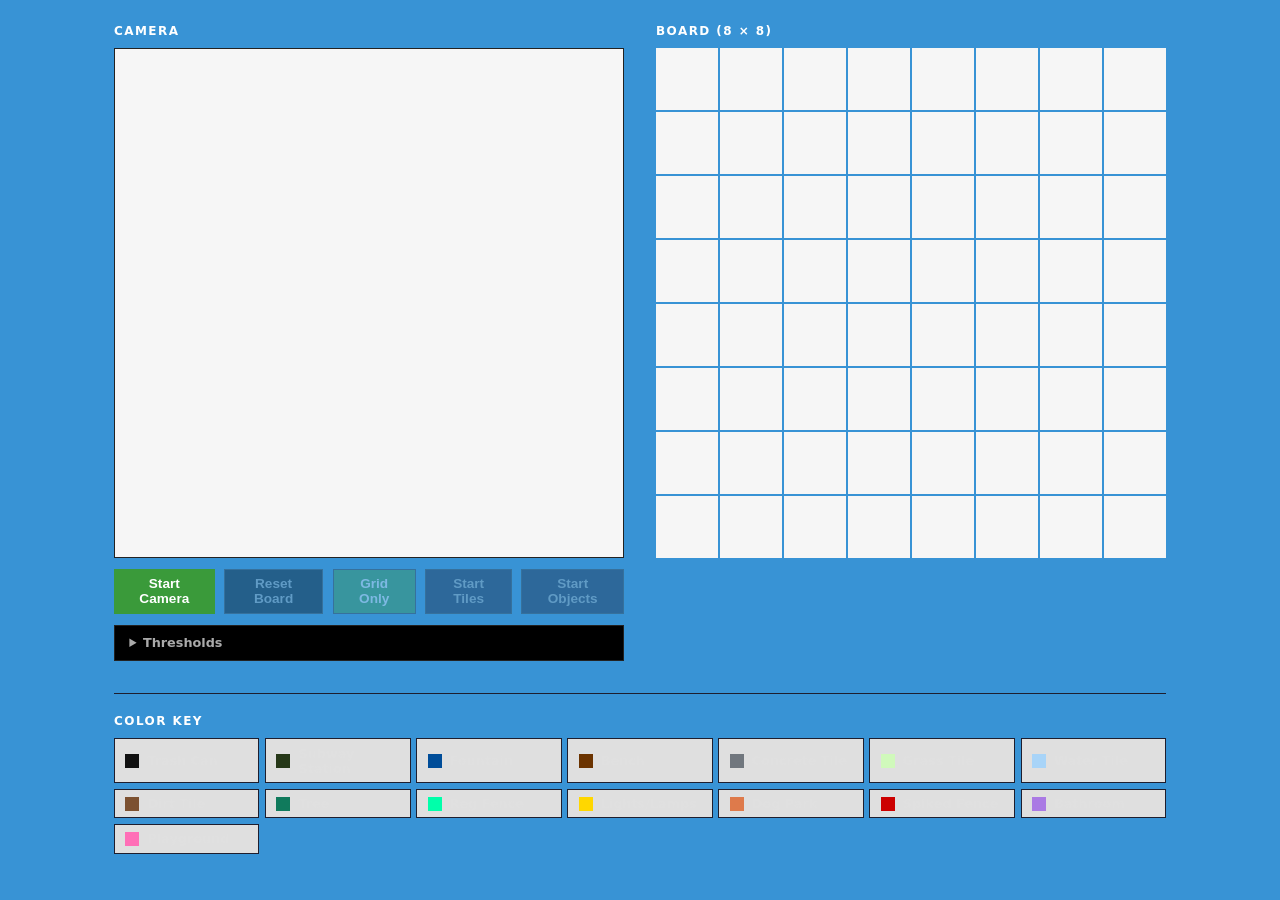
<file: detect.html>
<!DOCTYPE html>
<html lang="en">
<head>
    <meta charset="UTF-8">
    <meta name="viewport" content="width=device-width, initial-scale=1.0">
    <title>parkticipation — detect</title>
    <link rel="stylesheet" href="detect.css">
</head>
<body>
    <div class="app">
        <main>
            <section class="camera-section">
                <h2>Camera</h2>
                <div class="camera-container">
                    <video id="video" autoplay playsinline muted></video>
                    <canvas id="overlay" class="overlay"></canvas>
                </div>
                <div class="camera-controls">
                    <button id="startBtn">Start Camera</button>
                    <button id="resetBtn" disabled>Reset Board</button>
                    <button id="toggleBtn" disabled class="active">Grid Only</button>
                    <button id="tilesBtn" disabled>Start Tiles</button>
                    <button id="objectsBtn" disabled>Start Objects</button>
                </div>
                <details class="calibration">
                    <summary>Thresholds</summary>
                    <label>
                        Brightness
                        <input type="range" id="brightnessSlider" min="80" max="300" value="100">
                        <span id="brightnessVal">100</span>%
                    </label>
                    <label>
                        Contrast
                        <input type="range" id="contrastSlider" min="80" max="300" value="100">
                        <span id="contrastVal">100</span>%
                    </label>
                    <label>
                        Black cutoff
                        <input type="range" id="blackThreshold" min="5" max="80" value="35">
                        <span id="blackVal">35</span>
                    </label>
                    <label>
                        Min saturation
                        <input type="range" id="satThreshold" min="5" max="80" value="30">
                        <span id="satVal">30</span>
                    </label>
                </details>
            </section>

            <section class="board-section">
                <h2>Board (8 × 8)</h2>
                <div id="board" class="board"></div>
            </section>
        </main>

        <section class="legend-section">
            <h2>Color Key</h2>
            <div id="legend" class="legend"></div>
        </section>
    </div>

    <canvas id="sampleCanvas"></canvas>
    <script src="detect.js"></script>
</body>
</html>
</file>
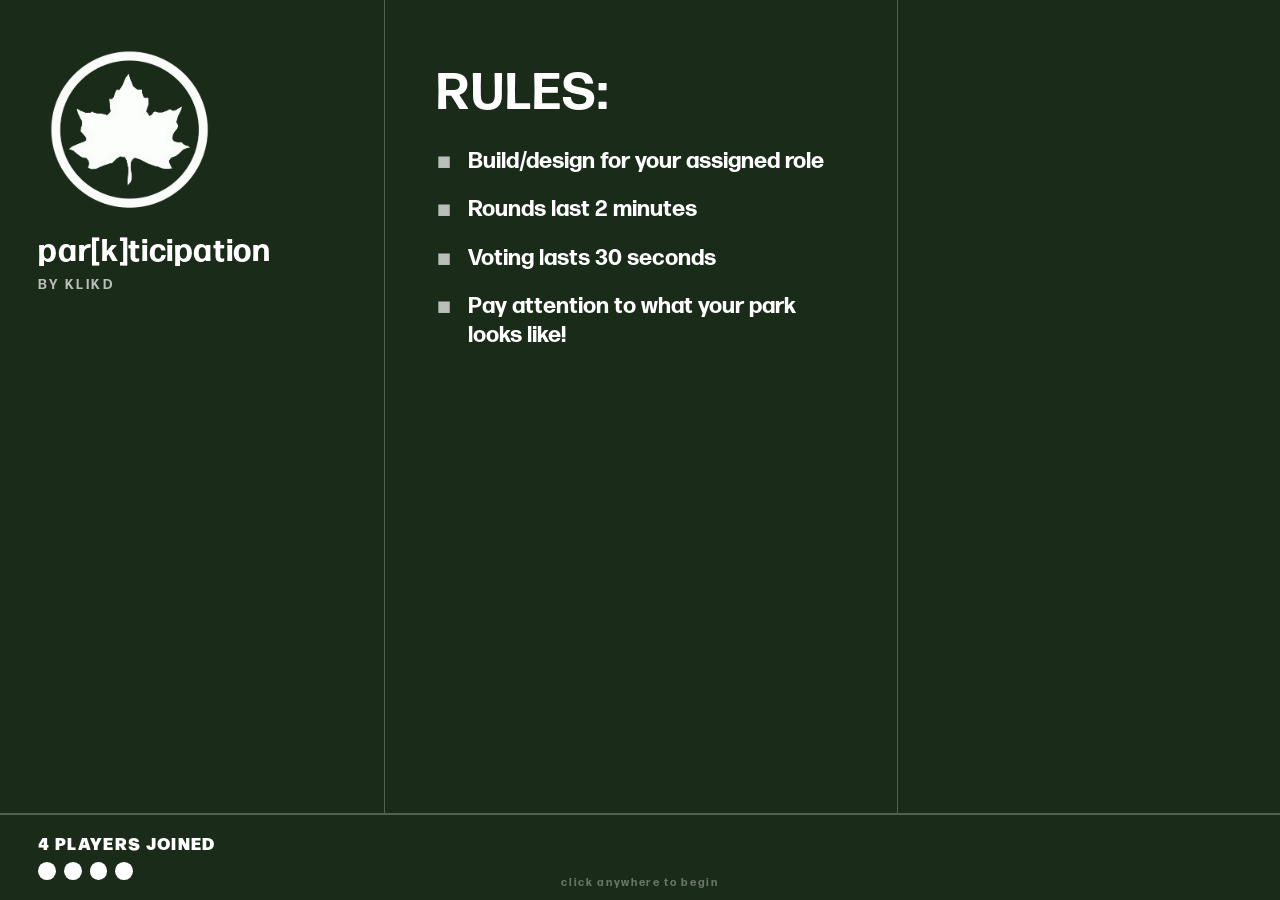
<file: game.html>
<!DOCTYPE html>
<html lang="en">
<head>
  <meta charset="UTF-8">
  <meta name="viewport" content="width=device-width, initial-scale=1.0">
  <title>YAWP :D</title>
  <link rel="stylesheet" href="game.css">
</head>
<body>

<!-- camera shit -->
<div id="cam-mount" style="display:none; width:100%; height:100%; position:relative;">
  <video id="game-video" autoplay playsinline muted></video>
  <canvas id="game-overlay" class="cam-overlay"></canvas>
</div>
<canvas id="game-sample" style="display:none"></canvas>

<!-- @ KELLY: ADD AMBIENT PARK SOUND  -->

<!-- intro/start screen -->
<div class="screen" id="screen-lobby">
  <div class="lobby-grid">

    <div class="lobby-brand">
      <div class="lobby-leaf">
        <img src="image/park-logo.png" alt="PAR[K]TICIPATION logo">
      </div>
      <h1 class="lobby-yawp">par[k]ticipation</h1>
      <p class="lobby-byline">by klikd</p>
    </div>

    <div class="lobby-rule-divider"></div>

    <div class="lobby-rules">
      <h2 class="rules-title">RULES:</h2>
      <ul class="rules-list">
        <li>Build/design for your assigned role</li>
        <li>Rounds last 2 minutes</li>
        <li>Voting lasts 30 seconds</li>
        <li>Pay attention to what your park looks like!</li>
      </ul>
    </div>

    <div class="lobby-rule-divider"></div>
    <div class="lobby-spacer"></div>
  </div>

  <div class="lobby-bottom">
    <div class="lobby-players">
      <span class="lobby-players-label">4 PLAYERS JOINED</span>
      <div class="lobby-dots">
        <span class="ldot"></span><span class="ldot"></span>
        <span class="ldot"></span><span class="ldot"></span>
      </div>
    </div>
    <!-- <div class="lobby-role-strip" id="lobby-role-strip"></div> -->
  </div>

  <div class="lobby-click-hint">click anywhere to begin</div>
</div>


<!-- onboarding -->
<div class="screen intro-screen" id="screen-intro-1">
  <p class="intro-text">Before the game starts, you<br>will each be assigned a role.</p>
</div>

<div class="screen intro-screen" id="screen-intro-2">
  <p class="intro-text">Your goal is to build and design<br>a park for New Yorkers based<br>on your role.</p>
</div>

<div class="screen intro-screen" id="screen-intro-3">
  <div class="intro-text intro-text--rounds">
    <p class="intro-rounds-header">There are two rounds to build<br>and design your park:</p>
    <p class="intro-rounds-item">Round 1: Tile Placement</p>
    <p class="intro-rounds-item">Round 2: Prop Placement</p>
  </div>
</div>

<div class="screen intro-screen" id="screen-intro-4">
  <p class="intro-text">Remember to design with<br>others in mind too… or don't…</p>
</div>

<div class="screen intro-screen" id="screen-intro-5">
  <p class="intro-text">At the end, you'll get to see how<br>much everyone else likes your park!</p>
</div>

<div class="screen intro-screen" id="screen-intro-6">
  <p class="intro-text">Time to see what role you are!</p>
</div>


<!-- role assignemnt -->
<div class="screen" id="screen-card-deal">
  <div class="deal-bg"></div>
  <div class="deal-cards" id="deal-cards">
    <div class="deal-card" style="--rot:-13deg; --tx:-22vw"></div>
    <div class="deal-card" style="--rot:-4deg;  --tx:-7vw"></div>
    <div class="deal-card" style="--rot: 4deg;  --tx: 7vw"></div>
    <div class="deal-card" style="--rot: 13deg; --tx: 22vw"></div>
  </div>
</div>


<!-- show role stats etc -->
<div class="screen" id="screen-role-reveal">
  <div class="reveal-bg"></div>
  <!-- <h2 class="reveal-heading">YOUR ROLES</h2> -->
  <div class="reveal-cards" id="reveal-cards"></div>
</div>


<!-- round 1intro-->
<div class="screen" id="screen-r1-intro">
  <div class="stage-intro">
    <div class="si-stage">STAGE 1</div>
    <div class="si-name">TILE PLACEMENT</div>
    <div class="si-sub">Place your colored tiles on the board to design your park</div>
    <div class="si-time">2:00</div>
  </div>
</div>


<!-- round 1 START -->
<div class="screen" id="screen-r1-play">
  <div class="play-layout">

    <div class="play-left">
      <div class="play-header">
        <span class="play-stage">STAGE 1 — TILE PLACEMENT</span>
        <div class="play-timer timer--urgent-ready" id="r1-timer">2:00</div>
      </div>
      <div class="play-cam-slot" id="r1-cam-slot"></div>
    </div>

    <div class="play-right">
      <div class="play-board-label">LIVE BOARD</div>
      <div class="play-board" id="r1-board"></div>
      <div class="play-chips" id="r1-role-chips"></div>
    </div>

  </div>
</div>


<!-- voting rules/onboarding -->
<div class="screen" id="screen-vote-rules">
  <div class="vr-content">
    <h2 class="vr-title">VOTING RULES</h2>
    <ul class="vr-list">
      <li>You have <strong>30 seconds</strong> to discuss your design</li>
      <li>Each role carries a different <strong>Vote Power</strong></li>
      <li>The role with the <strong>strongest stats</strong> wins the round</li>
      <li>Advocate for your role's needs!</li>
    </ul>
  </div>
</div>


<!-- round 1 discussion -->
<div class="screen" id="screen-r1-discuss">
  <div class="discuss-layout">
    <div class="discuss-left">
      <div class="discuss-header">
        <h2 class="discuss-title">DISCUSS YOUR DESIGN</h2>
        <div class="discuss-timer" id="r1d-timer">0:30</div>
      </div>
      <div class="discuss-board" id="r1d-board"></div>
    </div>
    <div class="discuss-right">
      <!-- <div class="discuss-chips-label">YOUR ROLES</div> -->
      <div class="discuss-chips" id="r1d-role-chips"></div>
    </div>
  </div>
</div>


<!-- round 1 voting results -->
<div class="screen" id="screen-r1-vote">
  <div class="adjust-layout">
    <span class="adjust-round-label">ROUND 1 RESULT</span>
    <div class="adjust-power-role" id="r1-power-role"></div>
    <div class="adjust-msg">
      gets <span class="adjust-sec" id="r1-adjust-sec">10</span> seconds to adjust the board
    </div>
    <div class="adjust-others-label">ALL OTHERS DO NOT TOUCH ANYTHING</div>
    <div class="adjust-others-chips" id="r1-others-chips"></div>
  </div>
</div>


<!-- round 2 intro -->
<div class="screen" id="screen-r2-intro">
  <div class="stage-intro stage-intro--r2">
    <div class="si-stage">STAGE 2</div>
    <div class="si-name">PROP PLACEMENT</div>
    <div class="si-sub">Add objects and props to complete your park design</div>
    <div class="si-time">2:00</div>
  </div>
</div>


<!-- round 2 START -->
<div class="screen" id="screen-r2-play">
  <div class="play-layout">

    <div class="play-left">
      <div class="play-header">
        <span class="play-stage">STAGE 2 — PROP PLACEMENT</span>
        <div class="play-timer timer--urgent-ready" id="r2-timer">2:00</div>
      </div>
      <div class="play-cam-slot" id="r2-cam-slot"></div>
    </div>

    <div class="play-right">
      <div class="play-board-label">LIVE BOARD</div>
      <div class="play-board" id="r2-board"></div>
      <div class="play-chips" id="r2-role-chips"></div>
    </div>

  </div>
</div>


<!-- round 2 discussion -->
<div class="screen" id="screen-r2-discuss">
  <div class="discuss-layout">
    <div class="discuss-left">
      <div class="discuss-header">
        <h2 class="discuss-title">FINAL DISCUSSION</h2>
        <div class="discuss-timer" id="r2d-timer">0:30</div>
      </div>
      <div class="discuss-board" id="r2d-board"></div>
    </div>
    <div class="discuss-right">
      <!-- <div class="discuss-chips-label">YOUR ROLES</div> -->
      <div class="discuss-chips" id="r2d-role-chips"></div>
    </div>
  </div>
</div>


<!-- round 2 voting results -->
<div class="screen" id="screen-r2-vote">
  <div class="adjust-layout">
    <span class="adjust-round-label">FINAL RESULT</span>
    <div class="adjust-power-role" id="r2-power-role"></div>
    <div class="adjust-msg">
      gets <span class="adjust-sec" id="r2-adjust-sec">10</span> seconds to adjust the board
    </div>
    <div class="adjust-others-label">ALL OTHERS DO NOT TOUCH ANYTHING</div>
    <div class="adjust-others-chips" id="r2-others-chips"></div>
  </div>
</div>


<!-- end screen -->
<div class="screen" id="screen-end">
  <div class="end-layout">
    <div class="end-leaf">
      <img src="image/park-logo.png" alt="PAR[K]TICIPATION logo">
    </div>
    <h1 class="end-title">THANK YOU FOR<br>PAR[K]TICIPATING</h1>
    <p class="end-sub">Here's what others think about your park!</p>
  </div>
</div>

<!-- reviews screen -->
<div class="screen" id="screen-reviews">
  <div class="gm-wrap">
    <div class="gm-place-header">
      <img src="image/park-logo.png" class="gm-place-logo" alt="park logo">
      <div class="gm-place-info">
        <div class="gm-place-name">Your Park</div>
        <div class="gm-place-rating">
          <span class="gm-rating-num" id="gm-avg">—</span>
          <span class="gm-rating-stars" id="gm-stars"></span>
          <span class="gm-rating-count" id="gm-count"></span>
        </div>
        <div class="gm-place-type">Public Park · New York</div>
      </div>
    </div>
    <div class="gm-divider"></div>
    <div class="gm-reviews-list" id="reviews-list"></div>
  </div>
</div>


<script src="js/roles.js"></script>
<script src="js/reviews.js"></script>
<script src="js/audio.js"></script>
<script src="js/timer.js"></script>
<script src="js/camera.js"></script>
<script src="js/voting.js"></script>
<script src="js/game.js"></script>
</body>
</html>
</file>
<file: detect.css>
*, *::before, *::after { box-sizing: border-box; margin: 0; padding: 0; }

body {
  font-family: system-ui, -apple-system, sans-serif;
  background: #3893D5;
  color: #e0e0e0;
  min-height: 100vh;
}

.app {
  max-width: 1100px;
  margin: 0 auto;
  padding: 1.5rem;
}

/* ── Layout ── */
main {
  display: grid;
  grid-template-columns: 1fr 1fr;
  gap: 2rem;
  margin-bottom: 2rem;
}

section h2 {
  font-size: .75rem;
  text-transform: uppercase;
  letter-spacing: .12em;
  color: #ffffff;
  margin-bottom: .65rem;
}

/* ── Camera ── */
.camera-container {
  position: relative;
  width: 100%;
  aspect-ratio: 1;
  background: #f6f6f6;
  overflow: hidden;
  border: 1px solid #222;
}

#video {
  width: 100%;
  height: 100%;
  object-fit: cover;
  display: block;
}

.overlay {
  position: absolute;
  inset: 0;
  width: 100%;
  height: 100%;
  pointer-events: none;
}

.camera-controls {
  display: flex;
  gap: .6rem;
  margin-top: .65rem;
}

button {
  padding: .4rem .9rem;
  border: none;
  font-size: .85rem;
  font-weight: 600;
  cursor: pointer;
  transition: opacity .15s;
}
button:disabled { opacity: .35; cursor: default; }

#startBtn  { background: #3a9a3a; color: #ffffff; }
#resetBtn  { background: #000000; color: #aaa; border: 1px solid #333; }
#toggleBtn  { background: #1a1a2e; color: #aaa; border: 1px solid #333; }
#toggleBtn.active  { background: #3a9a3a; color: #ffffff; }
#tilesBtn   { background: #1a1a2e; color: #aaa; border: 1px solid #333; }
#tilesBtn.active   { background: #2a6496; color: #ffffff; }
#objectsBtn { background: #1a1a2e; color: #aaa; border: 1px solid #333; }
#objectsBtn.active { background: #7b3f9e; color: #ffffff; }

.calibration {
  margin-top: .7rem;
  background: #000000;
  padding: .6rem .9rem;
  font-size: .8rem;
  color: #888;
  border: 1px solid #222;
}
.calibration summary {
  cursor: pointer;
  user-select: none;
  font-weight: 600;
  color: #aaa;
}
.calibration label {
  display: flex;
  align-items: center;
  gap: .5rem;
  margin-top: .5rem;
}
.calibration input[type=range] { flex: 1; }
.calibration span { width: 2ch; text-align: right; }

.board {
  display: grid;
  gap: 2px;
  aspect-ratio: 1;
}

.board-cell {
  background: #f6f6f6;
  display: flex;
  align-items: center;
  justify-content: center;
  overflow: hidden;
  transition: background .1s;
}

.board-cell.active {
  background: var(--cell-color);
}

.cell-label {
  font-size: clamp(.4rem, 1vw, .62rem);
  font-weight: 700;
  text-align: center;
  color: #fff;
  text-shadow: 0 0 4px rgba(236, 236, 236, 0.8);
  line-height: 1.1;
  padding: 1px;
  word-break: break-word;
}

/* ── Legend ── */
.legend-section {
  border-top: 1px solid #1e1e2e;
  padding-top: 1.25rem;
}

.legend {
  display: grid;
  grid-template-columns: repeat(auto-fill, minmax(140px, 1fr));
  gap: .35rem;
}

.legend-item {
  display: flex;
  align-items: center;
  gap: .5rem;
  background: #dfdfdf;
  padding: .4rem .65rem;
  font-size: .8rem;
  border: 1px solid #1e1e2e;
}

.swatch {
  width: 14px;
  height: 14px;
  flex-shrink: 0;
  background: var(--swatch-color);
}

.legend-label { font-weight: 600; }

#sampleCanvas { display: none; }

@media (max-width: 680px) {
  main { grid-template-columns: 1fr; }
}
</file>
<file: game.css>
/* fonts*/
@font-face { font-family:'FormaDJR'; src:url('fonts/FormaDJRText-ExtraLight-Testing.otf') format('opentype'); font-weight:200; font-style:normal; }
@font-face { font-family:'FormaDJR'; src:url('fonts/FormaDJRText-ExtraLightItalic-Testing.otf') format('opentype'); font-weight:200; font-style:italic; }
@font-face { font-family:'FormaDJR'; src:url('fonts/FormaDJRText-Light-Testing.otf') format('opentype'); font-weight:300; font-style:normal; }
@font-face { font-family:'FormaDJR'; src:url('fonts/FormaDJRText-LightItalic-Testing.otf') format('opentype'); font-weight:300; font-style:italic; }
@font-face { font-family:'FormaDJR'; src:url('fonts/FormaDJRText-Regular-Testing.otf') format('opentype'); font-weight:400; font-style:normal; }
@font-face { font-family:'FormaDJR'; src:url('fonts/FormaDJRText-Italic-Testing.otf') format('opentype'); font-weight:400; font-style:italic; }
@font-face { font-family:'FormaDJR'; src:url('fonts/FormaDJRText-Medium-Testing.otf') format('opentype'); font-weight:500; font-style:normal; }
@font-face { font-family:'FormaDJR'; src:url('fonts/FormaDJRText-MediumItalic-Testing.otf') format('opentype'); font-weight:500; font-style:italic; }
@font-face { font-family:'FormaDJR'; src:url('fonts/FormaDJRText-Bold-Testing.otf') format('opentype'); font-weight:700; font-style:normal; }
@font-face { font-family:'FormaDJR'; src:url('fonts/FormaDJRText-BoldItalic-Testing.otf') format('opentype'); font-weight:700; font-style:italic; }
@font-face { font-family:'FormaDJR'; src:url('fonts/FormaDJRText-ExtraBold-Testing.otf') format('opentype'); font-weight:800; font-style:normal; }
@font-face { font-family:'FormaDJR'; src:url('fonts/FormaDJRText-ExtraBoldItalic-Testing.otf') format('opentype'); font-weight:800; font-style:italic; }
@font-face { font-family:'FormaDJR'; src:url('fonts/FormaDJRText-Black-Testing.otf') format('opentype'); font-weight:900; font-style:normal; }
@font-face { font-family:'FormaDJR'; src:url('fonts/FormaDJRText-BlackItalic-Testing.otf') format('opentype'); font-weight:900; font-style:italic; }

/*  Reset & Base */
*, *::before, *::after { box-sizing: border-box; margin: 0; padding: 0; }

:root {
  --dk-green   : #1a2b1a;
  --md-green   : #243624;
  --lt-green   : #2e4a2e;
  --accent     : #4a8c4a;
  --white      : #ffffff;
  --off-white  : #f5f0e8;
  --blue       : #3893d5;
  --bright-blue: #1aabf0;
  --lt-blue    : #5aaae0;
  --red        : #d93333;
  --gold       : #d4a843;
  --card-border: #1a5e2a;
  --font       : 'FormaDJR', system-ui, sans-serif;
}

html, body {
  width: 100%; height: 100%;
  overflow: hidden;
  background: var(--dk-green);
  font-family: var(--font);
  color: var(--white);
  user-select: none;
}

/* ─── Screen container ────────────────────────────────────────────────────── */
.screen {
  position: fixed;
  inset: 0;
  display: none;
  width: 100vw;
  height: 100vh;
  overflow: hidden;   /* nothing escapes the screen */
  box-sizing: border-box;
}
.screen.active { display: flex; flex-direction: column; }


/* ══════════════════════════════════════════════════════════════════════════════
   LOBBY
   ══════════════════════════════════════════════════════════════════════════════ */
#screen-lobby {
  background: var(--dk-green);
  flex-direction: column;
  justify-content: space-between;
}

.lobby-grid {
  flex: 1;
  display: grid;
  grid-template-columns: 30vw 1px 40vw 1px 1fr;
  border-bottom: 2px solid rgba(255,255,255,0.25);
}

.lobby-rule-divider {
  background: rgba(255,255,255,0.25);
  width: 1px;
}

.lobby-brand {
  display: flex;
  flex-direction: column;
  justify-content: flex-start;
  padding: 5vh 3vw;
  border-right: none;
}

.lobby-leaf {
  width: min(180px, 22vw);
  margin-bottom: 3vh;
}
.lobby-leaf img { width: 100%; height: auto; display: block; }

.lobby-yawp {
  font-family: var(--font);
  font-size: clamp(1rem, 14vw, 2rem);
  line-height: 0.88;
  letter-spacing: 0.02em;
  color: var(--white);
}

.lobby-byline {
  font-size: clamp(0.55rem, 1.1vw, 0.85rem);
  font-weight: 700;
  letter-spacing: 0.18em;
  text-transform: uppercase;
  color: rgba(255,255,255,0.7);
  margin-top: 1.2vh;
}

.lobby-rules {
  display: flex;
  flex-direction: column;
  justify-content: flex-start;
  padding: 7vh 4vw;
}

.rules-title {
  font-family: var(--font);
  font-size: clamp(2.2rem, 4vw, 4rem);
  letter-spacing: 0.03em;
  margin-bottom: 2.5vh;
}

.rules-list {
  list-style: none;
  display: flex;
  flex-direction: column;
  gap: 2.2vh;
}

.rules-list li {
  font-size: clamp(1rem, 1.8vw, 1.55rem);
  font-weight: 700;
  line-height: 1.25;
  padding-left: 1.4em;
  position: relative;
}
.rules-list li::before {
  content: '▪';
  position: absolute;
  left: 0;
  color: rgba(255,255,255,0.7);
}

.lobby-spacer { }

/* bottom bar */
.lobby-bottom {
  display: grid;
  grid-template-columns: 30vw 1fr;
  padding: 2.2vh 3vw;
  gap: 2vw;
  align-items: center;
}

.lobby-players {
  display: flex;
  flex-direction: column;
  gap: 0.8vh;
}

.lobby-players-label {
  font-size: clamp(0.75rem, 1.3vw, 1.05rem);
  font-weight: 900;
  letter-spacing: 0.08em;
}

.lobby-dots {
  display: flex;
  gap: 0.6vw;
}
.ldot {
  width: clamp(10px, 1.4vw, 18px);
  height: clamp(10px, 1.4vw, 18px);
  border-radius: 50%;
  background: var(--white);
}

.lobby-role-strip {
  display: flex;
  gap: 1.2vw;
  align-items: center;
}
.lobby-role-icon {
  height: clamp(36px, 6vh, 62px);
  width: auto;
  border-radius: 6px;
  opacity: 0.85;
}

.lobby-click-hint {
  position: absolute;
  bottom: 1.2vh;
  left: 50%;
  transform: translateX(-50%);
  font-size: 0.7rem;
  font-weight: 700;
  letter-spacing: 0.15em;
  color: rgba(255,255,255,0.35);
  animation: pulse 2s ease-in-out infinite;
}
@keyframes pulse {
  0%, 100% { opacity: 0.35; }
  50%       { opacity: 0.9; }
}


/* ONBOARDING INTRO SCREENS */
.intro-screen {
  background: var(--bright-blue);
  /* column flex (inherited from .screen.active): justify = vertical, align = horizontal */
  justify-content: center;   /* vertically centered */
  align-items: flex-start;   /* left-aligned */
  padding-left: 22vw;
  padding-right: 8vw;
}

.intro-text {
  font-weight: 500;
  font-size: clamp(1.8rem, 3.8vw, 4.4rem);
  line-height: 1.15;
  color: var(--white);
  max-width: 68vw;
}

/* round breakdown screen (intro-3) */
.intro-text--rounds {
  display: flex;
  flex-direction: column;
  gap: 3vh;
}
.intro-rounds-header {
  font-weight: 500;
  font-size: clamp(1.6rem, 3.2vw, 3.6rem);
  line-height: 1.15;
  color: var(--white);
}
.intro-rounds-item {
  font-weight: 500;
  font-size: clamp(1.8rem, 3.8vw, 4.4rem);
  line-height: 1.15;
  color: var(--white);
}

/* ROLE ASSIGN */
#screen-card-deal {
  align-items: flex-end;
  justify-content: center;
  padding-bottom: 0;
}

.deal-bg {
  position: absolute;
  inset: 0;
  background: var(--blue);
  background-image: radial-gradient(ellipse at 50% 120%, rgba(255,255,255,0.08) 0%, transparent 70%);
}

.deal-cards {
  position: relative;
  z-index: 1;
  display: flex;
  justify-content: center;
  align-items: flex-end;
  width: 100%;
  height: 60vh;
  gap: 0;
}

.deal-card {
  width: 18vw;
  max-width: 260px;
  aspect-ratio: 2.5 / 3.5;
  background: var(--dk-green);
  border-radius: 14px;
  box-shadow: 0 12px 40px rgba(0,0,0,0.45);
  background-image: url('image/cards/card-back-1.png');
  background-size: cover;
  background-position: center;
  position: absolute;
  bottom: -100%;
  transform: translateX(var(--tx)) rotate(var(--rot));
  transition: none;
}

.deal-card--rise {
  animation: card-rise 0.75s cubic-bezier(0.22, 1, 0.36, 1) forwards;
}

@keyframes card-rise {
  from {
    bottom: -100%;
    opacity: 0.4;
  }
  to {
    bottom: -8vh;
    opacity: 1;
  }
}


/* role reveal */
#screen-role-reveal {
  background: var(--blue);
  align-items: center;
  justify-content: center;
  flex-direction: column;
  gap: 3vh;
}

.reveal-bg {
  position: absolute;
  inset: 0;
  background: radial-gradient(ellipse at 50% 50%, rgba(255,255,255,0.06) 0%, transparent 70%);
}

.reveal-heading {
  font-family: var(--font);
  font-size: clamp(2rem, 4vw, 3.8rem);
  letter-spacing: 0.12em;
  color: var(--white);
  text-shadow: 0 2px 12px rgba(0,0,0,0.3);
  position: relative;
  z-index: 1;
}

.reveal-cards {
  position: relative;
  z-index: 1;
  display: flex;
  gap: 2.5vw;
  align-items: center;
  justify-content: center;
}
.flip-card {
  display: flex;
  flex-direction: column;
  align-items: center;
  gap: 1vh;
  width: 17vw;
  max-width: 240px;
  perspective: 1200px;
}

.flip-card-label {
  font-family: var(--font);
  font-size: clamp(0.65rem, 1.1vw, 0.9rem);
  font-weight: 700;
  letter-spacing: 0.1em;
  text-transform: uppercase;
  color: rgba(255,255,255,0.8);
}

.flip-inner {
  width: 100%;
  aspect-ratio: 2.5 / 3.5;
  position: relative;
  transform-style: preserve-3d;
  transition: transform 0.7s cubic-bezier(0.4, 0, 0.2, 1);
  border-radius: 12px;
}
.flip-inner.flipped {
  transform: rotateY(180deg);
}

.flip-front,
.flip-back {
  position: absolute;
  inset: 0;
  backface-visibility: hidden;
  border-radius: 12px;
  overflow: hidden;
  box-shadow: 0 10px 35px rgba(0,0,0,0.4);
}
.flip-back { transform: rotateY(180deg); }

.flip-front {
  background: var(--dk-green);
  background-image:
    repeating-linear-gradient(45deg, rgba(255,255,255,0.04) 0px, rgba(255,255,255,0.04) 2px, transparent 2px, transparent 12px),
    repeating-linear-gradient(-45deg, rgba(255,255,255,0.04) 0px, rgba(255,255,255,0.04) 2px, transparent 2px, transparent 12px);
  border: 3px solid rgba(255,255,255,0.15);
}

.flip-front img,
.flip-back img {
  width: 100%; height: 100%;
  object-fit: cover;
  display: block;
}


/* stage intro (R1 & R2)` */
#screen-r1-intro,
#screen-r2-intro {
  background: var(--dk-green);
  align-items: center;
  justify-content: center;
}

.stage-intro {
  display: flex;
  flex-direction: column;
  align-items: center;
  gap: 2vh;
  text-align: center;
}
.stage-intro--r2 .si-stage { color: var(--lt-blue); }

.si-stage {
  font-family: var(--font);
  font-size: clamp(1rem, 2.2vw, 2rem);
  letter-spacing: 0.3em;
  color: var(--accent);
  text-transform: uppercase;
}

.si-name {
  font-family: var(--font);
  font-size: clamp(4rem, 9vw, 9rem);
  letter-spacing: 0.06em;
  line-height: 1;
  text-transform: uppercase;
}

.si-sub {
  font-size: clamp(0.85rem, 1.5vw, 1.2rem);
  font-weight: 600;
  color: rgba(255,255,255,0.65);
  max-width: 40vw;
}

.si-time {
  font-family: var(--font);
  font-size: clamp(3rem, 6vw, 6rem);
  color: var(--gold);
  letter-spacing: 0.05em;
  margin-top: 1vh;
}


/* PLAY SCREENS (R1 & R2) */
#screen-r1-play,
#screen-r2-play {
  background: var(--dk-green);
}

.play-layout {
  display: grid;
  grid-template-columns: 50vw 1fr;
  width: 100%;
  height: 100%;
  gap: 0;
}

.play-left {
  display: flex;
  flex-direction: column;
  border-right: 2px solid rgba(255,255,255,0.12);
}

.play-header {
  display: flex;
  align-items: center;
  justify-content: space-between;
  padding: 1.8vh 2.5vw;
  background: rgba(0,0,0,0.25);
  border-bottom: 1px solid rgba(255,255,255,0.1);
  flex-shrink: 0;
}

.play-stage {
  font-size: clamp(0.6rem, 1vw, 0.85rem);
  font-weight: 700;
  letter-spacing: 0.14em;
  text-transform: uppercase;
  color: rgba(255,255,255,0.55);
}

.play-timer {
  font-family: var(--font);
  font-size: clamp(2.5rem, 5vw, 5rem);
  letter-spacing: 0.05em;
  color: var(--white);
  transition: color 0.3s;
}
.play-timer.timer--urgent { color: #ff4444; animation: blink 0.8s ease-in-out infinite; }
@keyframes blink { 50% { opacity: 0.5; } }

.play-cam-slot {
  flex: 1;
  position: relative;
  background: #111;
}
#cam-mount {
  width: 100%;
  height: 100%;
  position: relative;
  transform: scaleX(-1);
}
#game-video {
  width: 100%; height: 100%;
  object-fit: cover;
  display: block;
}
.cam-overlay {
  position: absolute;
  inset: 0;
  width: 100%; height: 100%;
  pointer-events: none;
}

.play-right {
  display: flex;
  flex-direction: column;
  padding: 2.5vh 2.5vw;
  gap: 2vh;
  overflow: hidden;
  min-height: 0;
}

.play-board-label {
  font-size: 0.65rem;
  font-weight: 700;
  letter-spacing: 0.18em;
  text-transform: uppercase;
  color: rgba(255,255,255,0.45);
}

.play-board {
  display: grid;
  grid-template-columns: repeat(8, 1fr);
  gap: 3px;
  aspect-ratio: 1;
  width: min(100%, 46vh);
  flex-shrink: 0;
}
.play-cell {
  background: #e0e0d8;
  border-radius: 2px;
  transition: background 0.15s;
}

.play-chips {
  display: flex;
  flex-direction: row;
  gap: 1vw;
  justify-content: flex-start;
  overflow-x: auto;
}

/* role card CHIPS (small card, used in play/discuss) */
.role-chip {
  display: flex;
  flex-direction: column;
  align-items: center;
  gap: 0.4vh;
  border-radius: 6px;
  overflow: hidden;
  flex-shrink: 0;
}
.role-chip-player {
  font-family: var(--font);
  font-size: clamp(0.55rem, 0.9vw, 0.75rem);
  font-weight: 700;
  letter-spacing: 0.08em;
  text-transform: uppercase;
  color: rgba(255,255,255,0.7);
}
.role-chip-img {
  width: clamp(80px, 12vw, 160px);
  height: auto;
  display: block;
  border-radius: 6px;
}

/* Vote dots (shared) */
.vdot {
  display: inline-block;
  width: clamp(6px, 0.85vw, 11px);
  height: clamp(6px, 0.85vw, 11px);
  border-radius: 50%;
  background: rgba(255,255,255,0.25);
}
.vdot--on { background: var(--accent); }


/* ══════════════════════════════════════════════════════════════════════════════
   VOTE RULES
   ══════════════════════════════════════════════════════════════════════════════ */
#screen-vote-rules {
  background: var(--md-green);
  align-items: center;
  justify-content: center;
}

.vr-content {
  max-width: 55vw;
  display: flex;
  flex-direction: column;
  gap: 3.5vh;
}

.vr-title {
  font-family: var(--font);
  font-size: clamp(3rem, 6vw, 6rem);
  letter-spacing: 0.06em;
  color: var(--gold);
}

.vr-list {
  list-style: none;
  display: flex;
  flex-direction: column;
  gap: 2.5vh;
}
.vr-list li {
  font-size: clamp(1rem, 1.8vw, 1.5rem);
  font-weight: 600;
  line-height: 1.3;
  padding-left: 1.5em;
  position: relative;
  color: rgba(255,255,255,0.88);
}
.vr-list li::before {
  content: '→';
  position: absolute;
  left: 0;
  color: var(--gold);
  font-weight: 900;
}
.vr-list strong { color: var(--white); }


/*discussion screens */
#screen-r1-discuss,
#screen-r2-discuss {
  background: var(--md-green);
}

.discuss-layout {
  display: grid;
  grid-template-columns: 1fr 28vw;
  width: 100%;
  height: 100%;
}

.discuss-left {
  display: flex;
  flex-direction: column;
  padding: 3vh 3vw;
  gap: 2vh;
  border-right: 2px solid rgba(255,255,255,0.1);
}

.discuss-header {
  display: flex;
  align-items: center;
  justify-content: space-between;
  gap: 2vw;
}

.discuss-title {
  font-family: var(--font);
  font-size: clamp(2.2rem, 4.5vw, 4.5rem);
  letter-spacing: 0.04em;
}

.discuss-timer {
  font-family: var(--font);
  font-size: clamp(3rem, 6vw, 6rem);
  color: var(--gold);
  letter-spacing: 0.05em;
  flex-shrink: 0;
}
.discuss-timer.timer--urgent { color: #ff4444; animation: blink 0.8s ease-in-out infinite; }

.discuss-board {
  display: grid;
  grid-template-columns: repeat(8, 1fr);
  gap: 3px;
  aspect-ratio: 1;
  width: min(100%, 52vh);
  flex-shrink: 0;
}

.discuss-right {
  display: flex;
  flex-direction: column;
  padding: 3vh 2vw;
  gap: 1.5vh;
  overflow: hidden;
  min-height: 0;
}

.discuss-chips-label {
  font-size: 0.65rem;
  font-weight: 700;
  letter-spacing: 0.18em;
  text-transform: uppercase;
  color: rgba(255,255,255,0.45);
}

.discuss-chips {
  display: flex;
  flex-direction: column;
  gap: 1.5vh;
}


/*ADJUSTMENT SCREENS (R1 & R2 RESULT) */
#screen-r1-vote,
#screen-r2-vote {
  background: var(--dk-green);
  align-items: center;
  justify-content: center;
}

.adjust-layout {
  display: flex;
  flex-direction: column;
  align-items: center;
  gap: 3vh;
  padding: 4vh 5vw;
  text-align: center;
}

.adjust-round-label {
  font-size: clamp(0.65rem, 1.1vw, 0.9rem);
  font-weight: 700;
  letter-spacing: 0.22em;
  text-transform: uppercase;
  color: rgba(255,255,255,0.4);
}

.adjust-power-role {
  display: flex;
  flex-direction: column;
  align-items: center;
  gap: 1.5vh;
}

.adjust-card-img {
  width: clamp(90px, 11vw, 170px);
  height: auto;
  border-radius: 10px;
  box-shadow: 0 8px 32px rgba(0,0,0,0.5);
}

.adjust-role-name {
  font-size: clamp(0.9rem, 1.8vw, 1.6rem);
  font-weight: 700;
  letter-spacing: 0.1em;
  text-transform: uppercase;
  color: var(--white);
}

.adjust-msg {
  font-size: clamp(1rem, 2vw, 1.8rem);
  font-weight: 500;
  letter-spacing: 0.03em;
  color: rgba(255,255,255,0.8);
  line-height: 1.3;
}

.adjust-sec {
  font-size: clamp(2.5rem, 5.5vw, 5.5rem);
  font-weight: 700;
  color: var(--gold);
  display: inline-block;
  min-width: 1.4ch;
  vertical-align: middle;
  line-height: 1;
}

.adjust-others-label {
  font-size: clamp(0.6rem, 1vw, 0.82rem);
  font-weight: 700;
  letter-spacing: 0.18em;
  text-transform: uppercase;
  color: rgba(255,255,255,0.3);
}

.adjust-others-chips {
  display: flex;
  gap: 2.5vw;
  justify-content: center;
  flex-wrap: wrap;
}

.adjust-other-chip {
  display: flex;
  flex-direction: column;
  align-items: center;
  gap: 0.6vh;
  opacity: 0.28;
}

.adjust-other-img {
  width: clamp(38px, 4.5vw, 64px);
  height: auto;
  border-radius: 6px;
}

.adjust-other-chip span {
  font-size: clamp(0.42rem, 0.65vw, 0.58rem);
  font-weight: 700;
  letter-spacing: 0.06em;
  text-transform: uppercase;
  color: var(--white);
  max-width: 8vw;
}



/* end screen */
#screen-end {
  background: var(--dk-green);
  align-items: center;
  justify-content: center;
}

.end-layout {
  display: flex;
  flex-direction: column;
  align-items: center;
  gap: 3.5vh;
  text-align: center;
}

.end-leaf {
  width: min(160px, 18vw);
  opacity: 0.9;
}
.end-leaf img { width: 100%; height: auto; display: block; }

.end-title {
  font-family: var(--font);
  font-size: clamp(3.5rem, 7vw, 7.5rem);
  letter-spacing: 0.05em;
  line-height: 1.05;
  color: var(--white);
}

.end-sub {
  font-size: clamp(0.9rem, 1.6vw, 1.3rem);
  font-weight: 600;
  color: rgba(255,255,255,0.5);
  letter-spacing: 0.1em;
  text-transform: uppercase;
}

/* ══════════════════════════════════════════════════════════════════════════════
   REVIEWS SCREEN — Google Maps style
   ══════════════════════════════════════════════════════════════════════════════ */
#screen-reviews {
  background: #f0f0ee;
  overflow-y: auto;
  align-items: stretch;
  justify-content: flex-start;
  color: #202124;
}

.gm-wrap {
  width: min(680px, 100%);
  margin: 0 auto;
  padding: 0 0 6vh;
}

/* Place header */
.gm-place-header {
  display: flex;
  align-items: center;
  gap: 1.4vw;
  padding: 3vh 4vw 2vh;
  background: #fff;
  border-bottom: 1px solid #e0e0e0;
  position: sticky;
  top: 0;
  z-index: 10;
}

.gm-place-logo {
  width: clamp(52px, 8vw, 80px);
  height: clamp(52px, 8vw, 80px);
  object-fit: cover;
  border-radius: 10px;
  flex-shrink: 0;
  border: 1px solid #e0e0e0;
}

.gm-place-name {
  font-family: var(--font);
  font-size: clamp(1.2rem, 2.5vw, 1.8rem);
  font-weight: 700;
  color: #202124;
  letter-spacing: 0.01em;
}

.gm-place-rating {
  display: flex;
  align-items: center;
  gap: 0.5em;
  margin: 0.3vh 0;
}

.gm-rating-num {
  font-size: clamp(1rem, 1.8vw, 1.4rem);
  font-weight: 700;
  color: #202124;
}

.gm-rating-stars {
  font-size: clamp(0.9rem, 1.5vw, 1.2rem);
  color: #fbbc04;
  letter-spacing: 0.05em;
}

.gm-rating-count {
  font-size: clamp(0.7rem, 1.1vw, 0.9rem);
  color: #70757a;
}

.gm-place-type {
  font-size: clamp(0.65rem, 1vw, 0.8rem);
  color: #70757a;
}

.gm-divider {
  height: 8px;
  background: #e8eaed;
}

/* Review cards */
.gm-reviews-list {
  display: flex;
  flex-direction: column;
  gap: 0;
}

.gm-review-card {
  background: #fff;
  padding: 2vh 4vw;
  border-bottom: 1px solid #e8eaed;
}

.gm-reviewer-row {
  display: flex;
  align-items: center;
  gap: 1.2vw;
  margin-bottom: 1vh;
}

.gm-avatar {
  width: clamp(38px, 5vw, 56px);
  height: clamp(38px, 5vw, 56px);
  object-fit: cover;
  border-radius: 50%;
  flex-shrink: 0;
  border: 2px solid #e0e0e0;
}

.gm-reviewer-name {
  font-size: clamp(0.8rem, 1.3vw, 1rem);
  font-weight: 700;
  color: #202124;
}

.gm-stars {
  font-size: clamp(0.8rem, 1.2vw, 1rem);
  letter-spacing: 0.04em;
  margin-top: 0.2vh;
}
.gm-stars--pos { color: #fbbc04; }
.gm-stars--neg { color: #ea4335; }

.gm-review-text {
  font-size: clamp(0.78rem, 1.2vw, 0.95rem);
  color: #3c4043;
  line-height: 1.55;
  margin: 0 0 1.2vh;
}

.gm-helpful-row {
  display: flex;
  align-items: center;
  gap: 0.8vw;
}

.gm-helpful-label {
  font-size: clamp(0.65rem, 0.95vw, 0.8rem);
  color: #70757a;
}

.gm-helpful-btn {
  background: none;
  border: 1px solid #dadce0;
  border-radius: 20px;
  padding: 2px 10px;
  font-size: clamp(0.7rem, 1vw, 0.85rem);
  cursor: pointer;
  color: #3c4043;
  transition: background 0.15s;
}
.gm-helpful-btn:hover { background: #f1f3f4; }
.gm-helpful-btn--active { background: #e8f0fe; border-color: #4285f4; color: #4285f4; }

.gm-empty {
  text-align: center;
  color: #70757a;
  padding: 4vh 2vw;
  font-size: 0.95rem;
}
</file>
